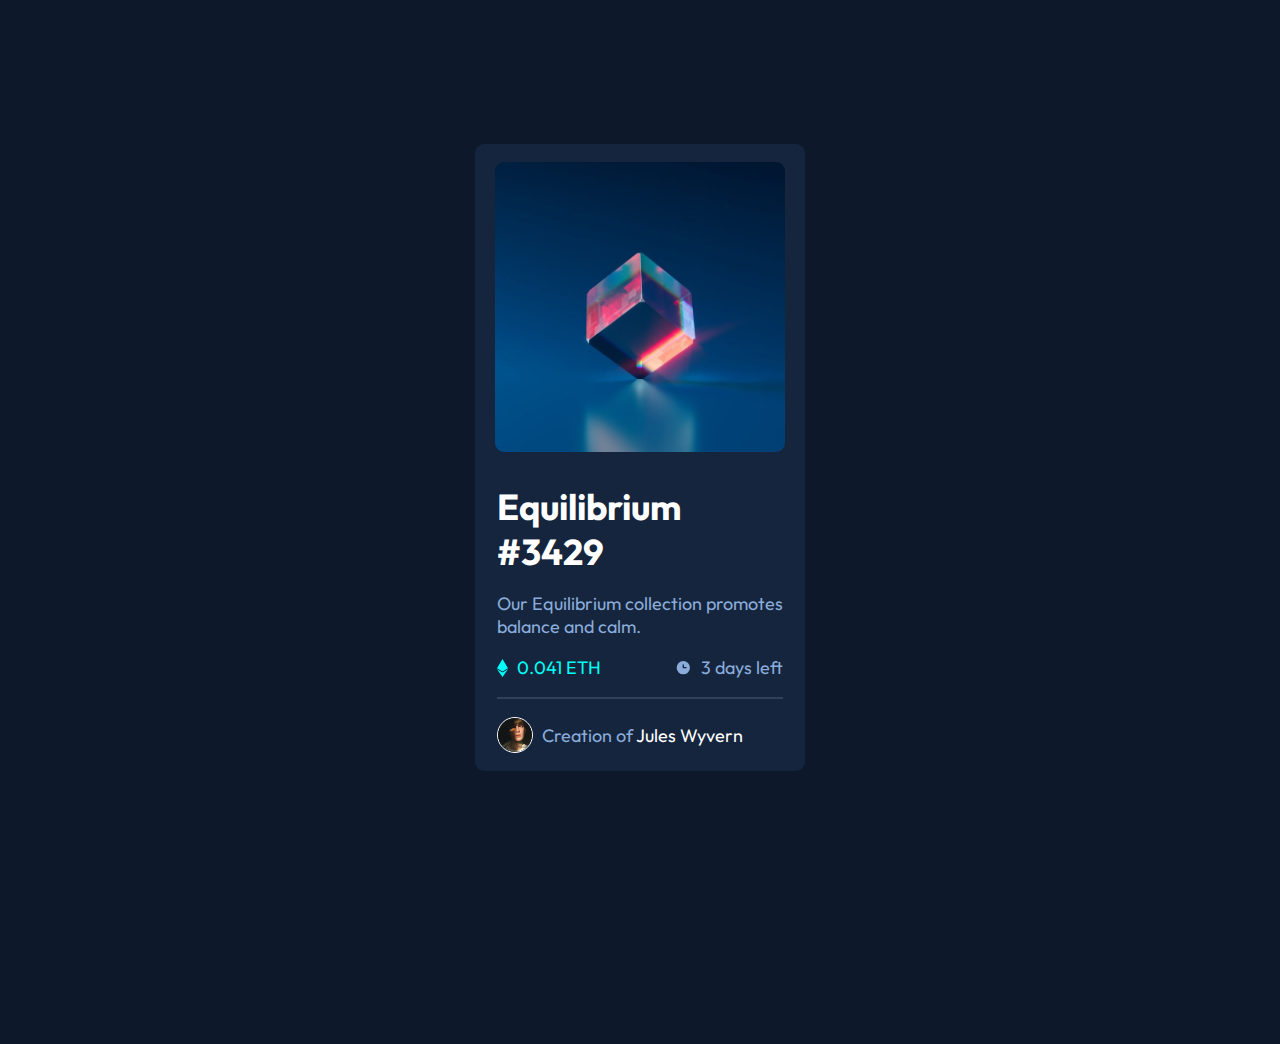
<file: index.html>
<!-- @format -->
<!DOCTYPE html>
<html lang="en">
  <head>
    <meta charset="UTF-8" />
    <meta name="viewport" content="width=device-width, initial-scale=1.0" />
    <!-- displays site properly based on user's device -->

    <link
      rel="icon"
      type="image/png"
      sizes="32x32"
      href="./images/favicon-32x32.png"
    />

    <title>Frontend Mentor | NFT preview card component</title>
    <!-- main stylesheet -->
    <link rel="stylesheet" href="stylesheet.css" />
  </head>
  <body>
    <article class="card">
      <section class="image">
        <!-- <div class="img-overlay active-link"> -->
        <!-- <img class="active-link" src="/images/icon-view.svg" alt="icon of an eye" />  -->
        <a href="#" class="active-img">
          <div class="image-container">
            <img
              src="/images/equilibrium.jpeg"
              id="nft"
              alt="nft image of 3D cube with blue background"
            />
          </div>
        </a>
      </section>

      <section class="info">
        <h1 class="header">
          Equilibrium <a href="#" class="link active-link">#3429</a>
        </h1>
        <h2 class="about">
          Our Equilibrium collection promotes balance and calm.
        </h2>
        <div class="amntdays">
          <div class="amount">
            <img src="/images/ethereum.svg" id="crypto" alt="" />
            <p class="eth">0.041 ETH</p>
          </div>
          <div class="days">
            <img src="/images/clock.svg" id="clock" alt="" />
            <p class="time">3 days left</p>
          </div>
        </div>
        <section class="creator">
          <img
            src="/images/avatar.png"
            id="jw"
            alt="profile image of the creator"
          />
          <p class="name">
            Creation of <a href="#" class="link active-link">Jules Wyvern</a>
          </p>
        </section>
      </section>
    </article>
  </body>
</html>
</file>
<file: stylesheet.css>
/** @format */

@import url("https://fonts.googleapis.com/css2?family=Hanken+Grotesk:wght@500;700;800&family=Outfit:wght@300;400;600&display=swap");

/* PAGE RESET */
* {
  box-sizing: border-box;
  padding: 0;
  margin: 0;
}

:root {
  --para: hsl(215, 51%, 70%);
  --time: hsl(215, 51%, 70%);
  --eth: hsl(178, 100%, 50%);
  --mainBG: hsl(217, 54%, 11%);
  --cardBG: hsl(216, 50%, 16%);
  --line: hsl(215, 32%, 27%);
  --header: hsl(0, 0%, 100%);
  --al: hsl(178, 100%, 50%);
  font-size: 18px;
}

body {
  background-color: var(--mainBG);
  width: 100%;
  height: 100vh;
  font-family: "Outfit", sans-serif;
}

.card {
  width: 330px;
  background-color: var(--cardBG);
  margin: 8rem auto;
  border-radius: 0.5rem;
  padding-bottom: 1rem;
}

.image-container {
  width: 290px;
  margin: 0.5rem auto;
}

#nft {
  margin: 1rem auto;
  width: 100%;
  border-radius: 0.5rem;
}

.info {
  padding: 0 1.2rem;
}

.header {
  color: var(--header);
}

.link {
  color: var(--header);
  text-decoration: none;
}

.about {
  color: var(--para);
  font-weight: 400;
  font-size: 1rem;
  margin-top: 1rem;
}

.amntdays {
  padding-top: 1rem;
  padding-bottom: 1rem;
  display: flex;
  justify-content: space-between;
}

.amount {
  align-items: center;
  display: flex;
}

#crypto {
  float: left;
}

.eth {
  color: var(--eth);
  padding-left: 0.5rem;
  display: flex;
}
.days {
  align-items: center;
  display: flex;
}

#clock {
  float: left;
}

.time {
  color: var(--time);
  padding-left: 0.5rem;
  display: flex;
}

.creator {
  border-top: 2px solid var(--line);
  padding-top: 1rem;
  display: flex;
  align-items: center;
}

#jw {
  width: 2rem;
  border: 1px solid var(--header);
  border-radius: 50%;
}
.name {
  color: var(--para);
  margin-left: 0.5rem;
}

.active-link:hover {
  color: var(--al);
}

.active-img:hover {
  background-image: url(/images/icon-view.svg);
  background-color: var(--al);
}

.attribution {
  text-align: center;
}
</file>
